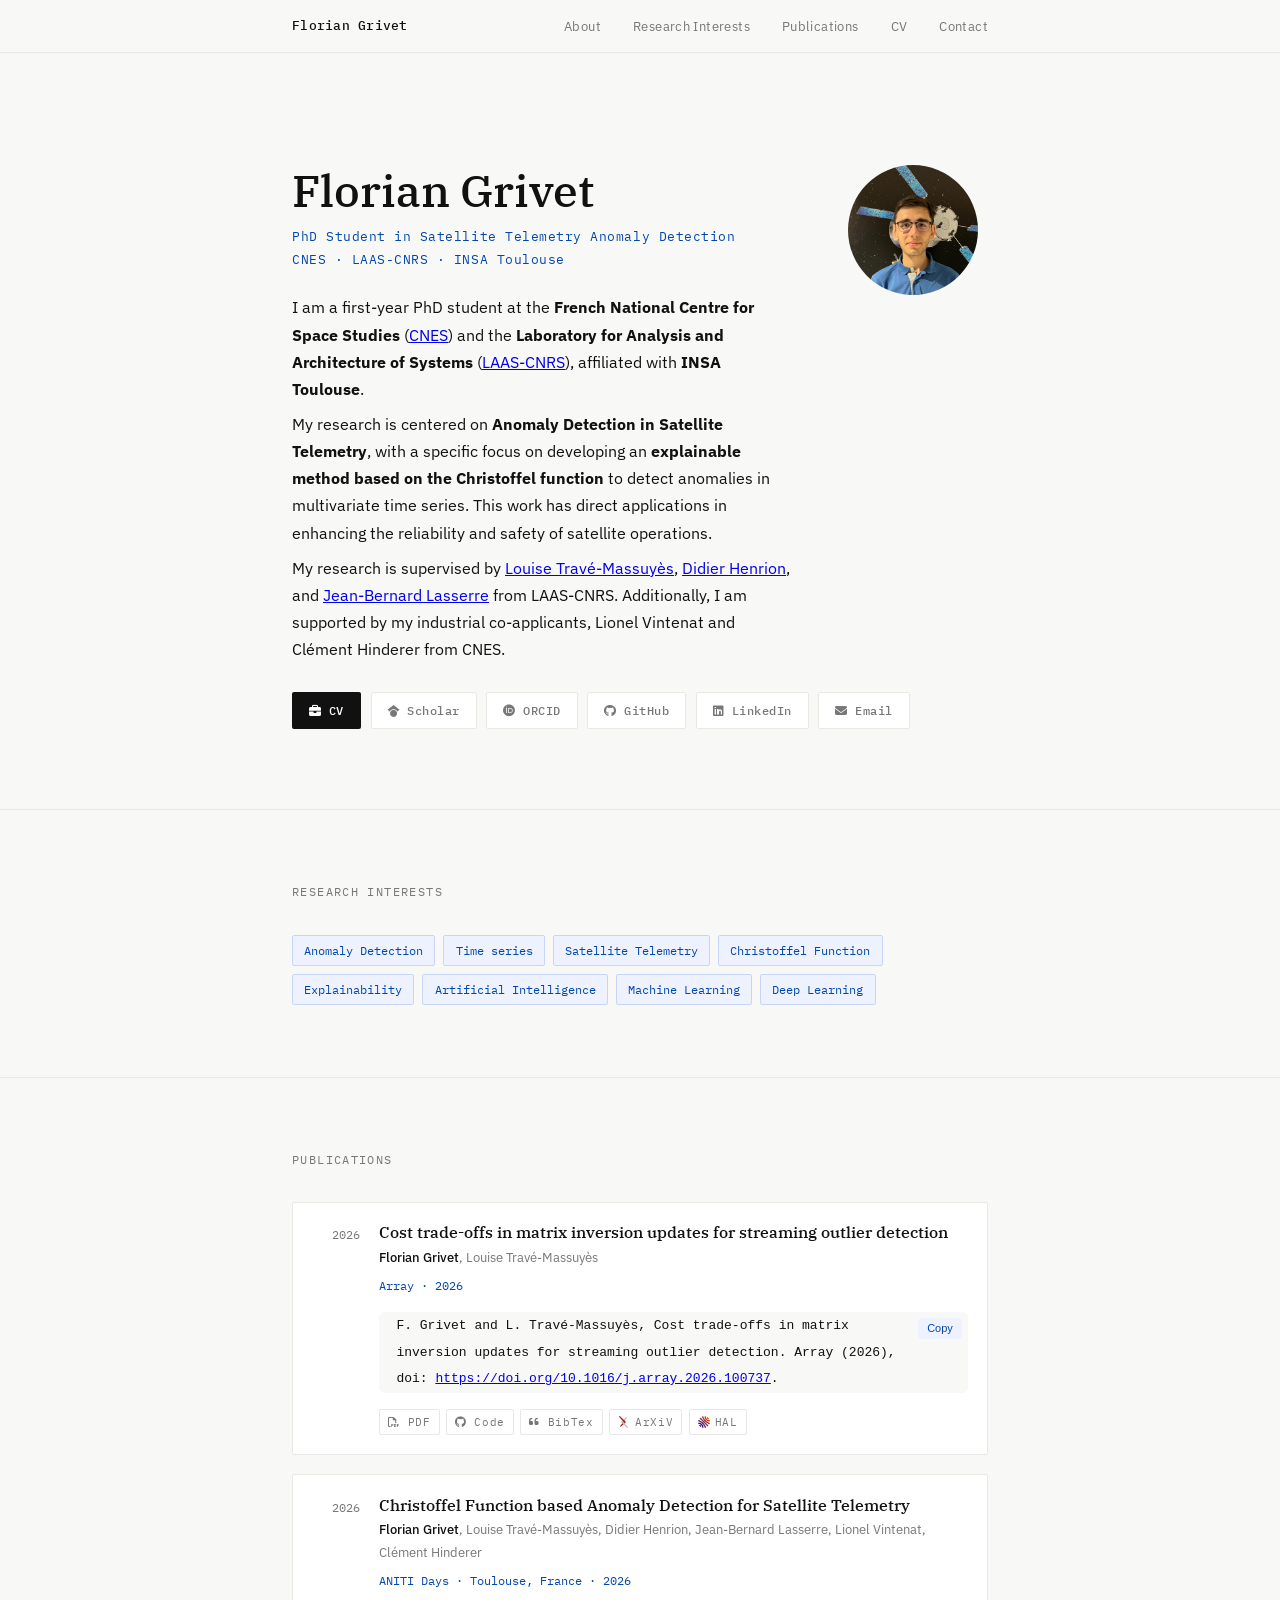
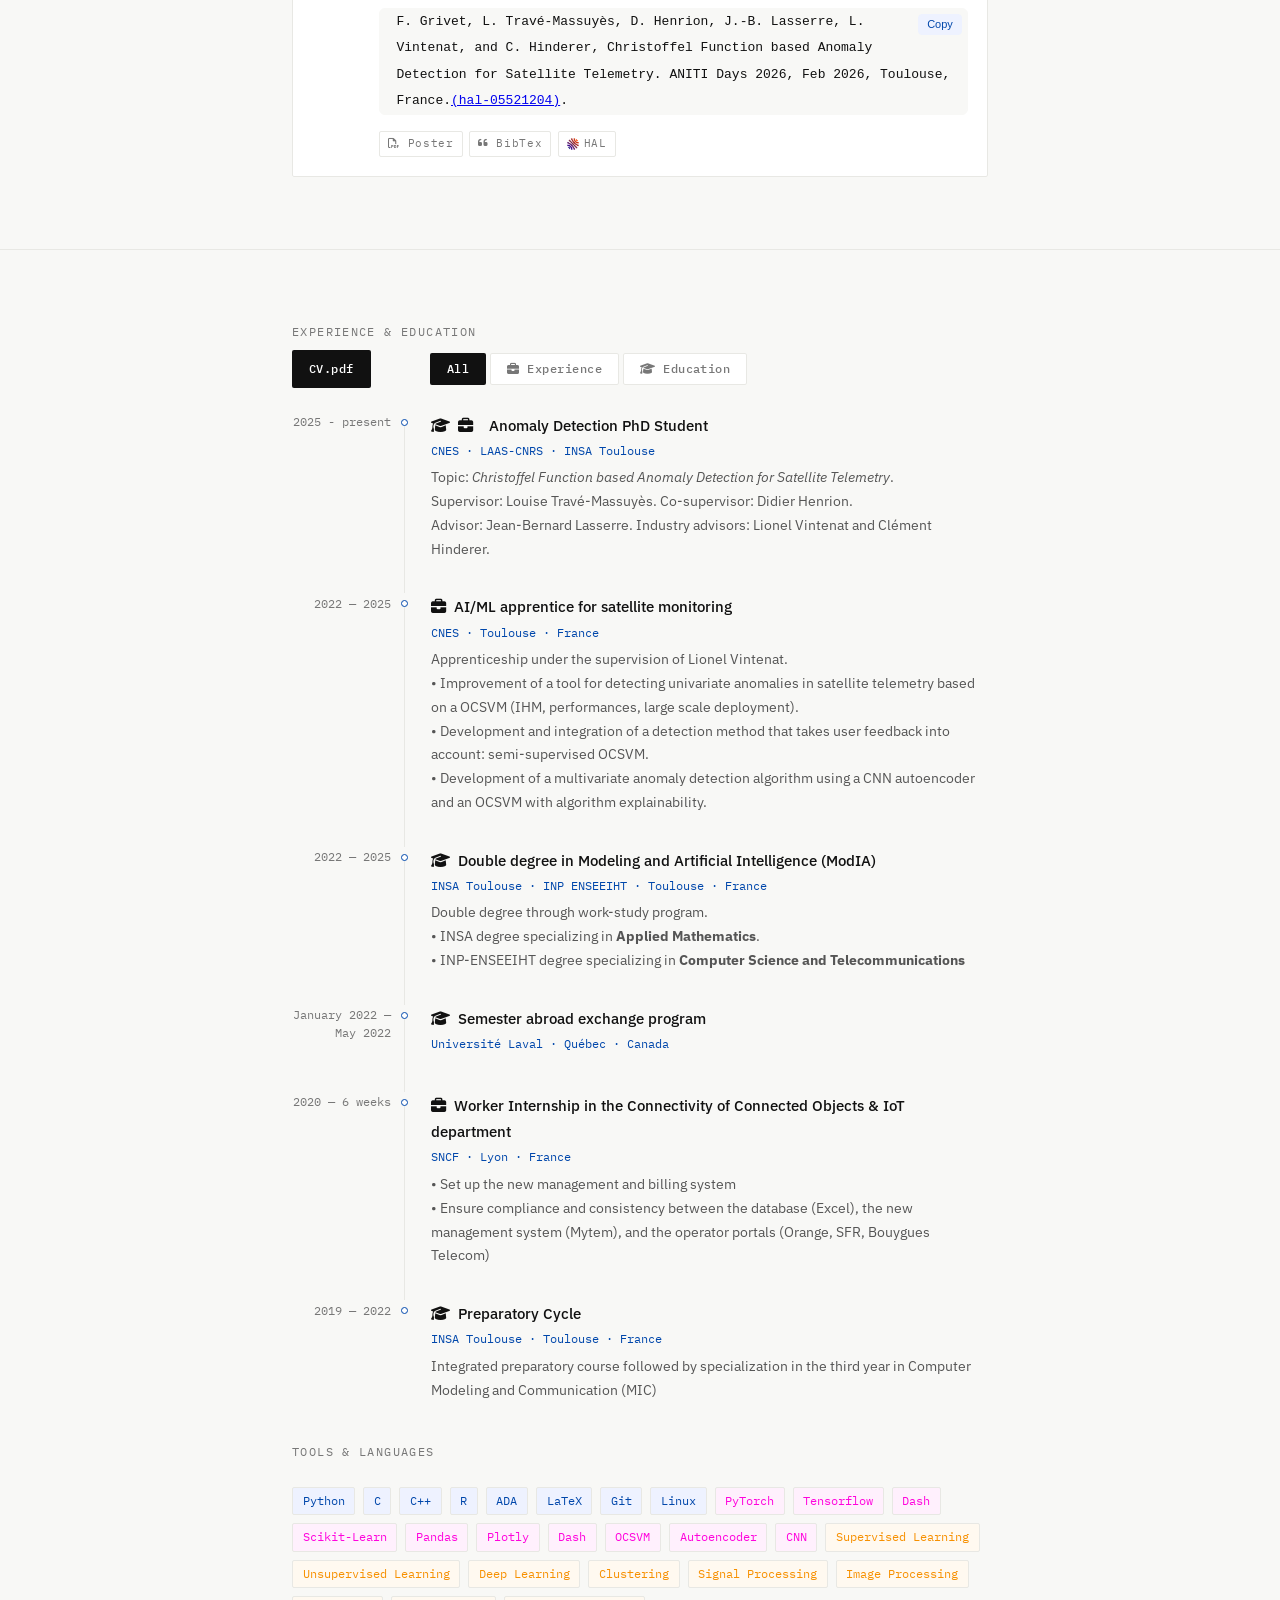
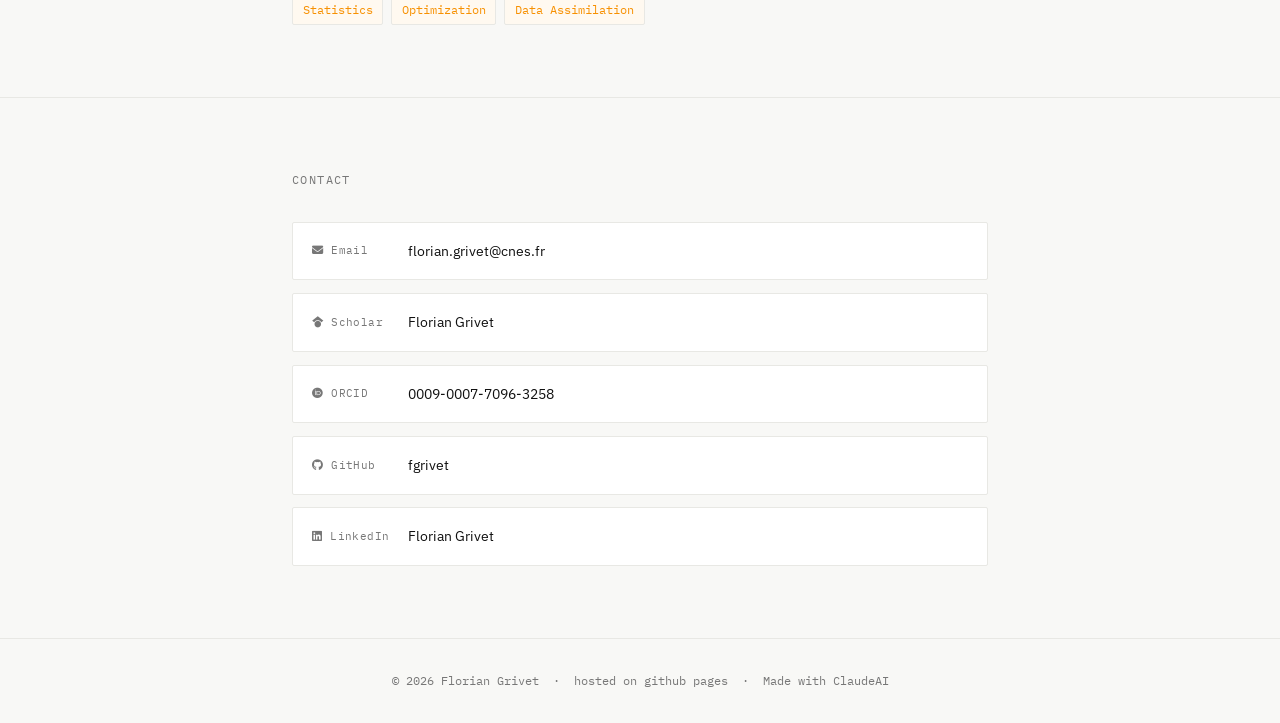
<file: index.html>
<!DOCTYPE html>
<html lang="en">
  <head>
    <meta charset="UTF-8" />
    <meta name="viewport" content="width=device-width, initial-scale=1.0" />
    <title>Florian Grivet — PhD Student in Anomaly Detection</title>
    <link rel="preconnect" href="https://fonts.googleapis.com" />
    <link
      href="https://fonts.googleapis.com/css2?family=IBM+Plex+Serif:ital,wght@0,400;0,500;1,400&family=IBM+Plex+Sans:wght@300;400;500&family=IBM+Plex+Mono:wght@400;500&display=swap"
      rel="stylesheet"
    />
    <link rel="stylesheet" href="style.css" />
    <link rel="stylesheet" href="https://cdnjs.cloudflare.com/ajax/libs/font-awesome/6.5.1/css/all.min.css" />
    <script src="script.js"></script>
  </head>
  <body>
    <nav>
      <div class="nav-inner">
        <a href="#about" class="nav-name">Florian Grivet</a>
        <ul class="nav-links">
          <li><a href="#about">About</a></li>
          <li><a href="#research">Research Interests</a></li>
          <li><a href="#publications">Publications</a></li>
          <li><a href="#cv">CV</a></li>
          <!-- <li><a href="#projects">Projects</a></li> -->
          <li><a href="#contact">Contact</a></li>
        </ul>
      </div>
    </nav>

    <!-- HERO -->
    <section id="about">
      <div class="container">
        <div class="hero-layout">
          <div>
            <h1>Florian Grivet</h1>
            <div class="hero-role">
              PhD Student in Satellite Telemetry Anomaly Detection <br />CNES · LAAS-CNRS · INSA Toulouse
            </div>
            <p class="hero-bio">
              I am a first-year PhD student at the
              <strong>French National Centre for Space Studies</strong> (<a
                href="https://www.cnes.fr/en"
                target="_blank"
                >CNES</a
              >) and the
              <strong>Laboratory for Analysis and Architecture of Systems</strong>
              (<a href="https://www.laas.fr/en" target="_blank">LAAS-CNRS</a>), affiliated with
              <strong>INSA Toulouse</strong>.
            </p>
            <p class="hero-bio">
              My research is centered on
              <strong> Anomaly Detection in Satellite Telemetry</strong>, with a specific focus on developing an
              <strong>explainable method based on the Christoffel function</strong>
              to detect anomalies in multivariate time series. This work has direct applications in enhancing the
              reliability and safety of satellite operations.
            </p>

            <p class="hero-bio last">
              My research is supervised by
              <a href="https://homepages.laas.fr/louise/centre.html" target="_blank">Louise Travé-Massuyès</a>,
              <a href="https://homepages.laas.fr/henrion/" target="_blank">Didier Henrion</a>, and
              <a href="https://homepages.laas.fr/lasserre/" target="_blank">Jean-Bernard Lasserre</a>
              from LAAS-CNRS. Additionally, I am supported by my industrial co-applicants, Lionel Vintenat and Clément
              Hinderer from CNES.
            </p>
          </div>
          <div class="avatar-wrap">
            <div class="avatar">
              <img src="images/profile_picture.jpg" alt="Florian Grivet" />
            </div>
          </div>
        </div>
        <div class="hero-links">
          <a href="cv/cv.html" class="btn btn-primary"><i class="fa-solid fa-briefcase"></i> CV</a>
          <a
            href="https://scholar.google.fr/citations?user=eT-QkogAAAAJ&hl=fr&oi=ao"
            class="btn btn-ghost"
            target="_blank"
            ><i class="fa-brands fa-google-scholar"></i> Scholar</a
          >
          <a href="https://orcid.org/0009-0007-7096-3258" class="btn btn-ghost" target="_blank"
            ><i class="fa-brands fa-orcid"></i> ORCID</a
          >
          <a href="https://github.com/fgrivet" class="btn btn-ghost" target="_blank"
            ><i class="fa-brands fa-github"></i> GitHub</a
          >
          <a href="https://fr.linkedin.com/in/floriangrivet/en" class="btn btn-ghost" target="_blank"
            ><i class="fa-brands fa-linkedin"></i> LinkedIn</a
          >
          <a href="mailto:florian.grivet@cnes.fr" class="btn btn-ghost" target="_blank"
            ><i class="fa-solid fa-envelope"></i> Email</a
          >
        </div>
      </div>
    </section>

    <!-- RESEARCH INTERESTS -->
    <section id="research">
      <div class="container">
        <div class="section-label">Research Interests</div>
        <div class="tags">
          <span class="tag">Anomaly Detection</span>
          <span class="tag">Time series</span>
          <span class="tag">Satellite Telemetry</span>
          <span class="tag">Christoffel Function</span>
          <span class="tag">Explainability</span>
          <span class="tag">Artificial Intelligence</span>
          <span class="tag">Machine Learning</span>
          <span class="tag">Deep Learning</span>
        </div>
      </div>
    </section>

    <!-- PUBLICATIONS -->
    <section id="publications">
      <div class="container">
        <div class="section-label">Publications</div>
        <div class="pub-list">
          <div class="pub-item">
            <div class="pub-year">2026</div>
            <div>
              <div class="pub-title">Cost trade-offs in matrix inversion updates for streaming outlier detection</div>
              <div class="pub-authors"><strong>Florian Grivet</strong>, Louise Travé-Massuyès</div>
              <div class="pub-venue">Array · 2026</div>
              <div class="pub-citation-block">
                <button class="pub-copy-btn" onclick="copyToClipboard(this, this.nextElementSibling.innerText)">
                  Copy
                </button>
                <code class="pub-citation"
                  >F. Grivet and L. Travé-Massuyès, Cost trade-offs in matrix inversion updates for streaming outlier
                  detection. Array (2026), doi:
                  <a href="https://doi.org/10.1016/j.array.2026.100737" target="_blank"
                    >https://doi.org/10.1016/j.array.2026.100737</a
                  >.</code
                >
              </div>
              <div class="pub-badges">
                <a href="https://doi.org/10.1016/j.array.2026.100737" class="badge" target="_blank"
                  ><i class="fa-regular fa-file-pdf"></i> PDF</a
                >
                <a
                  href="https://github.com/fgrivet/cost-trade-offs-matrix-inversion-update"
                  class="badge"
                  target="_blank"
                  ><i class="fa-brands fa-github"></i> Code</a
                >
                <a
                  href="https://www.sciencedirect.com/sdfe/arp/cite?pii=S2590005626000603&format=text%2Fx-bibtex&withabstract=true"
                  class="badge"
                  target="_blank"
                  ><i class="fa-solid fa-quote-left"></i> BibTex</a
                >
                <a href="https://arxiv.org/abs/2603.16697" class="badge ArXiV" target="_blank">ArXiV</a>
                <a ²ref="https://hal.science/hal-05556649" class="badge HAL" target="_blank">HAL</a>
              </div>
            </div>
          </div>

          <div class="pub-item">
            <div class="pub-year">2026</div>
            <div>
              <div class="pub-title">Christoffel Function based Anomaly Detection for Satellite Telemetry</div>
              <div class="pub-authors">
                <strong>Florian Grivet</strong>, Louise Travé-Massuyès, Didier Henrion, Jean-Bernard Lasserre, Lionel
                Vintenat, Clément Hinderer
              </div>
              <div class="pub-venue">ANITI Days · Toulouse, France · 2026</div>
              <div class="pub-citation-block">
                <button class="pub-copy-btn" onclick="copyToClipboard(this, this.nextElementSibling.innerText)">
                  Copy
                </button>
                <code class="pub-citation"
                  >F. Grivet, L. Travé-Massuyès, D. Henrion, J.-B. Lasserre, L. Vintenat, and C. Hinderer, Christoffel
                  Function based Anomaly Detection for Satellite Telemetry. ANITI Days 2026, Feb 2026, Toulouse,
                  France.<a href="https://hal.science/hal-05521204" target="_blank">(hal-05521204)</a>.</code
                >
              </div>
              <div class="pub-badges">
                <a
                  href="https://hal.science/hal-05521204v1/file/Poster_ANITI_DAYS_2026_vdef.pdf"
                  class="badge"
                  target="_blank"
                  ><i class="fa-regular fa-file-pdf"></i> Poster</a
                >
                <a href="https://hal.science/hal-05521204v1/bibtex" class="badge" target="_blank"
                  ><i class="fa-solid fa-quote-left"></i> BibTex</a
                >
                <a href="https://hal.science/hal-05521204v1" class="badge HAL" target="_blank">HAL</a>
              </div>
            </div>
          </div>
        </div>
      </div>
    </section>

    <!-- CV / EXPERIENCE -->
    <section id="cv">
      <div class="container">
        <div class="section-label">Experience & Education</div>
        <div class="buttons-cv no-cv" style="position: relative; top: -1.5rem">
          <a href="cv/cv.html" class="btn btn-primary"> CV.pdf</a>
          <button id="AllButton" class="btn btn-primary" onclick="showBoth()">All</button>
          <button id="ExperienceButton" class="btn btn-ghost" onclick="showOnlyExperience()">
            <i class="fa-solid fa-briefcase"></i> Experience
          </button>
          <button id="EducationButton" class="btn btn-ghost" onclick="showOnlyEducation()">
            <i class="fa-solid fa-graduation-cap"></i> Education
          </button>
        </div>
        <div class="tl">
          <div class="tl-item education experience">
            <div class="tl-date">2025 - present</div>
            <div class="tl-body">
              <h3>Anomaly Detection PhD Student</h3>
              <div class="tl-org">CNES · LAAS-CNRS · INSA Toulouse</div>
              <p>
                Topic:
                <em>Christoffel Function based Anomaly Detection for Satellite Telemetry</em>.<br />
                Supervisor: Louise Travé-Massuyès. Co-supervisor: Didier Henrion.<br />
                Advisor: Jean-Bernard Lasserre. Industry advisors: Lionel Vintenat and Clément Hinderer.
              </p>
            </div>
          </div>

          <div class="tl-item experience">
            <div class="tl-date">2022 — 2025</div>
            <div class="tl-body">
              <h3>AI/ML apprentice for satellite monitoring</h3>
              <div class="tl-org">CNES · Toulouse · France</div>
              <p>
                Apprenticeship under the supervision of Lionel Vintenat.<br />
                • Improvement of a tool for detecting univariate anomalies in satellite telemetry based on a OCSVM (IHM,
                performances, large scale deployment).<br />
                • Development and integration of a detection method that takes user feedback into account:
                semi-supervised OCSVM.<br />
                • Development of a multivariate anomaly detection algorithm using a CNN autoencoder and an OCSVM with
                algorithm explainability.
              </p>
            </div>
          </div>

          <div class="tl-item education">
            <div class="tl-date">2022 — 2025</div>
            <div class="tl-body">
              <h3>Double degree in Modeling and Artificial Intelligence (ModIA)</h3>
              <div class="tl-org">INSA Toulouse · INP ENSEEIHT · Toulouse · France</div>
              <p>
                Double degree through work-study program.<br />
                • INSA degree specializing in
                <strong>Applied Mathematics</strong>.<br />
                • INP-ENSEEIHT degree specializing in
                <strong>Computer Science and Telecommunications</strong>
              </p>
            </div>
          </div>

          <div class="tl-item education">
            <div class="tl-date">January 2022 — May 2022</div>
            <div class="tl-body">
              <h3>Semester abroad exchange program</h3>
              <div class="tl-org">Université Laval · Québec · Canada</div>
            </div>
          </div>

          <div class="tl-item experience">
            <div class="tl-date">2020 — 6 weeks</div>
            <div class="tl-body">
              <h3>Worker Internship in the Connectivity of Connected Objects & IoT department</h3>
              <div class="tl-org">SNCF · Lyon · France</div>
              <p>
                • Set up the new management and billing system<br />
                • Ensure compliance and consistency between the database (Excel), the new management system (Mytem), and
                the operator portals (Orange, SFR, Bouygues Telecom)
              </p>
            </div>
          </div>

          <div class="tl-item education">
            <div class="tl-date">2019 — 2022</div>
            <div class="tl-body">
              <h3>Preparatory Cycle</h3>
              <div class="tl-org">INSA Toulouse · Toulouse · France</div>
              <p>
                Integrated preparatory course followed by specialization in the third year in Computer Modeling and
                Communication (MIC)
              </p>
            </div>
          </div>
        </div>

        <div style="margin-top: 2.5rem">
          <div class="section-label" style="margin-bottom: 0.8rem">Tools & Languages</div>
          <div class="skills-row">
            <span class="skill language">Python</span>
            <span class="skill language">C</span>
            <span class="skill language">C++</span>
            <span class="skill language">R</span>
            <span class="skill language">ADA</span>
            <span class="skill language">LaTeX</span>
            <span class="skill language">Git</span>
            <span class="skill language">Linux</span>
            <span class="skill techno">PyTorch</span>
            <span class="skill techno">Tensorflow</span>
            <span class="skill techno">Dash</span>
            <span class="skill techno">Scikit-Learn</span>
            <span class="skill techno">Pandas</span>
            <span class="skill techno">Plotly</span>
            <span class="skill techno">Dash</span>
            <span class="skill techno">OCSVM</span>
            <span class="skill techno">Autoencoder</span>
            <span class="skill techno">CNN</span>
            <span class="skill subject">Supervised Learning</span>
            <span class="skill subject">Unsupervised Learning</span>
            <span class="skill subject">Deep Learning</span>
            <span class="skill subject">Clustering</span>
            <span class="skill subject">Signal Processing</span>
            <span class="skill subject">Image Processing</span>
            <span class="skill subject">Statistics</span>
            <span class="skill subject">Optimization</span>
            <span class="skill subject">Data Assimilation</span>
          </div>
        </div>
      </div>
    </section>

    <!-- PROJECTS -->
    <!-- <section id="projects">
  <div class="container">
    <div class="section-label">Research Projects</div>
    <div class="project-grid">

      <div class="project-card">
        <h3>Projet A</h3>
        <div class="project-tags">
          <span class="ptag">Python</span>
          <span class="ptag">PyTorch</span>
        </div>
        <p>Brève description du projet, de ses objectifs et de ses résultats.</p>
        <a href="#" class="project-link">GitHub →</a>
      </div>

      <div class="project-card">
        <h3>Projet B</h3>
        <div class="project-tags">
          <span class="ptag">NLP</span>
          <span class="ptag">LLM</span>
        </div>
        <p>Description d'un autre projet ou outil développé dans le cadre de la thèse.</p>
        <a href="#" class="project-link">En savoir plus →</a>
      </div>

      <div class="project-card">
        <h3>Projet C</h3>
        <div class="project-tags">
          <span class="ptag">RL</span>
          <span class="ptag">Open-source</span>
        </div>
        <p>Outil open-source ou benchmark contribué à la communauté de recherche.</p>
        <a href="#" class="project-link">Documentation →</a>
      </div>

    </div>
  </div>
</section> -->

    <!-- CONTACT -->
    <section id="contact">
      <div class="container">
        <div class="section-label">Contact</div>
        <div class="contact-list">
          <a href="mailto:florian.grivet@cnes.fr" class="contact-row">
            <span class="c-icon"><i class="fa-solid fa-envelope"></i> Email</span>
            <span class="c-val">florian.grivet@cnes.fr</span>
          </a>
          <a
            href="https://scholar.google.com/citations?user=eT-QkogAAAAJ&hl=fr&oi=ao"
            class="contact-row"
            target="_blank"
          >
            <span class="c-icon"><i class="fa-brands fa-google-scholar"></i> Scholar</span>
            <span class="c-val">Florian Grivet</span>
          </a>
          <a href="https://orcid.org/0009-0007-7096-3258" class="contact-row" target="_blank">
            <span class="c-icon"><i class="fa-brands fa-orcid"></i> ORCID</span>
            <span class="c-val">0009-0007-7096-3258</span>
          </a>
          <a href="https://github.com/fgrivet" class="contact-row" target="_blank">
            <span class="c-icon"><i class="fa-brands fa-github"></i> GitHub</span>
            <span class="c-val">fgrivet</span>
          </a>
          <a href="https://fr.linkedin.com/in/floriangrivet/en" class="contact-row" target="_blank">
            <span class="c-icon"><i class="fa-brands fa-linkedin"></i> LinkedIn</span>
            <span class="c-val">Florian Grivet</span>
          </a>
        </div>
      </div>
    </section>

    <footer>© 2026 Florian Grivet &nbsp;·&nbsp; hosted on github pages &nbsp;·&nbsp; Made with ClaudeAI</footer>
  </body>
</html>
</file>
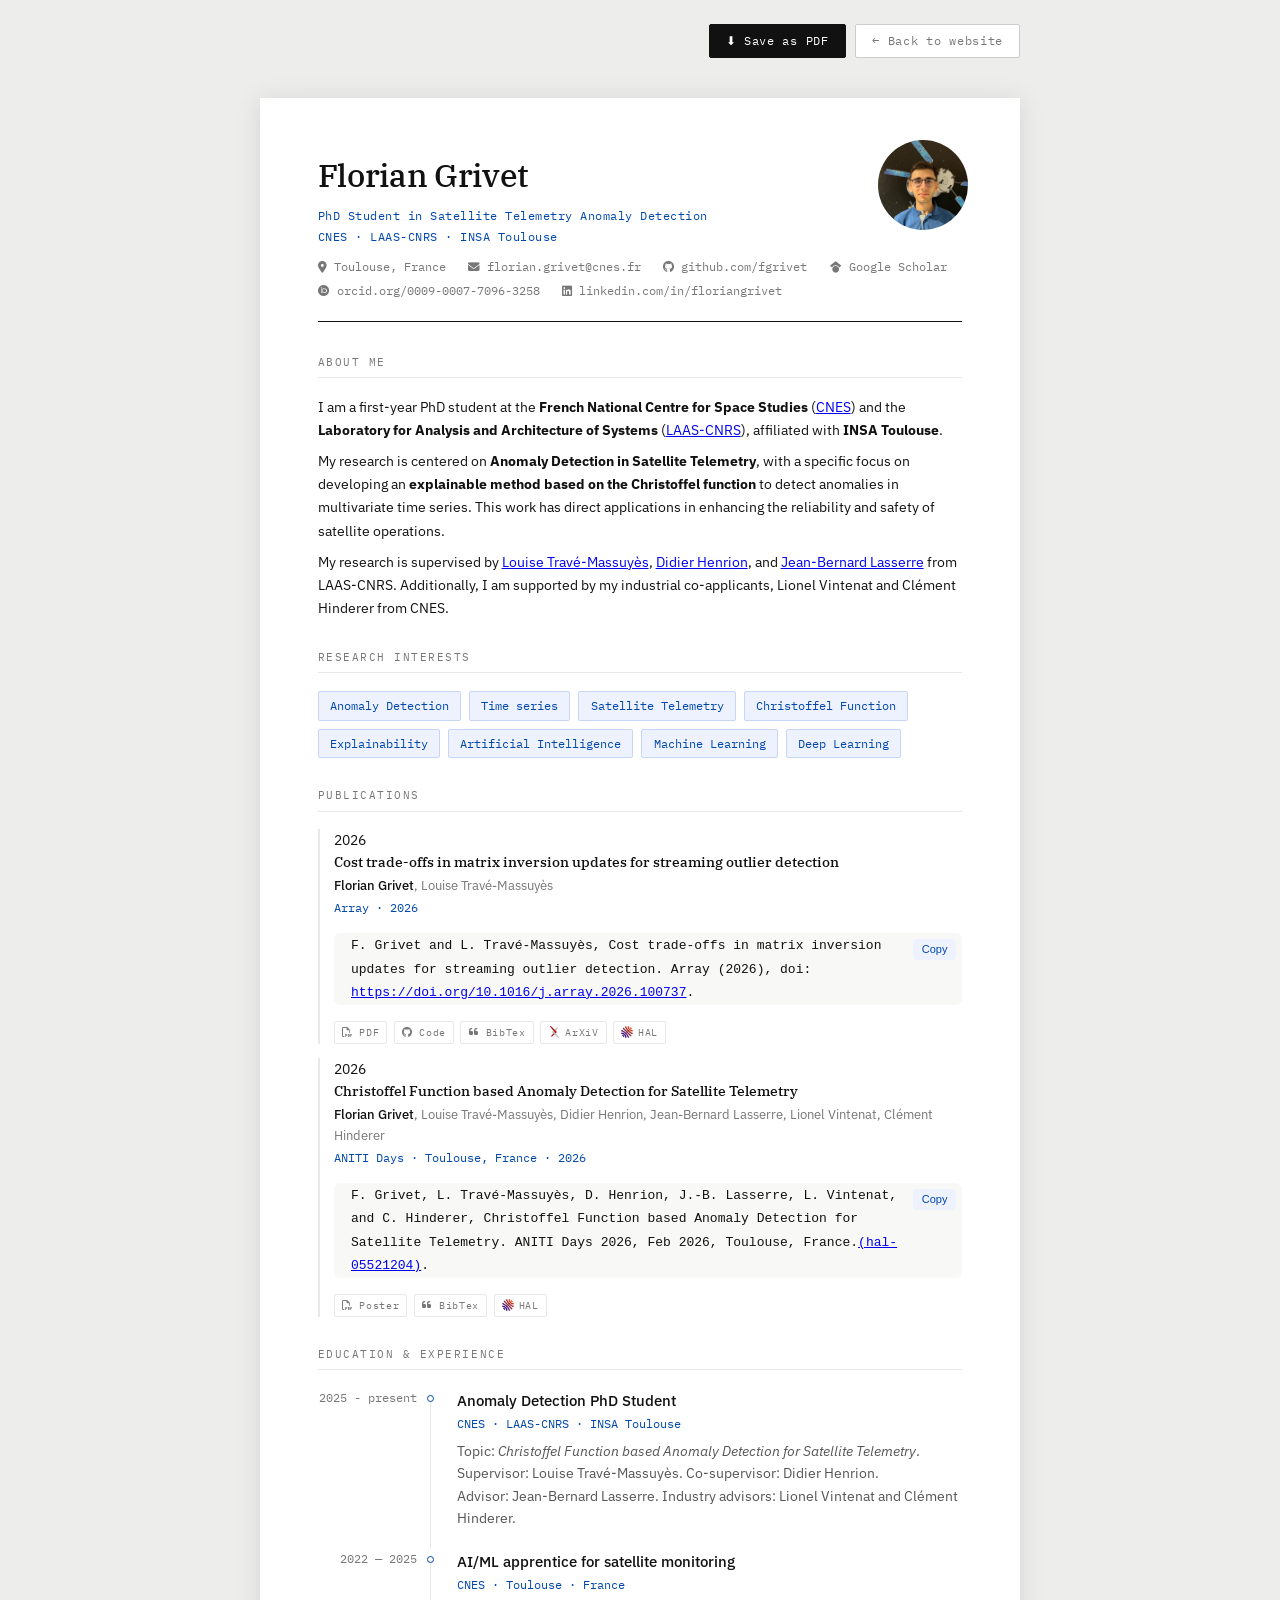
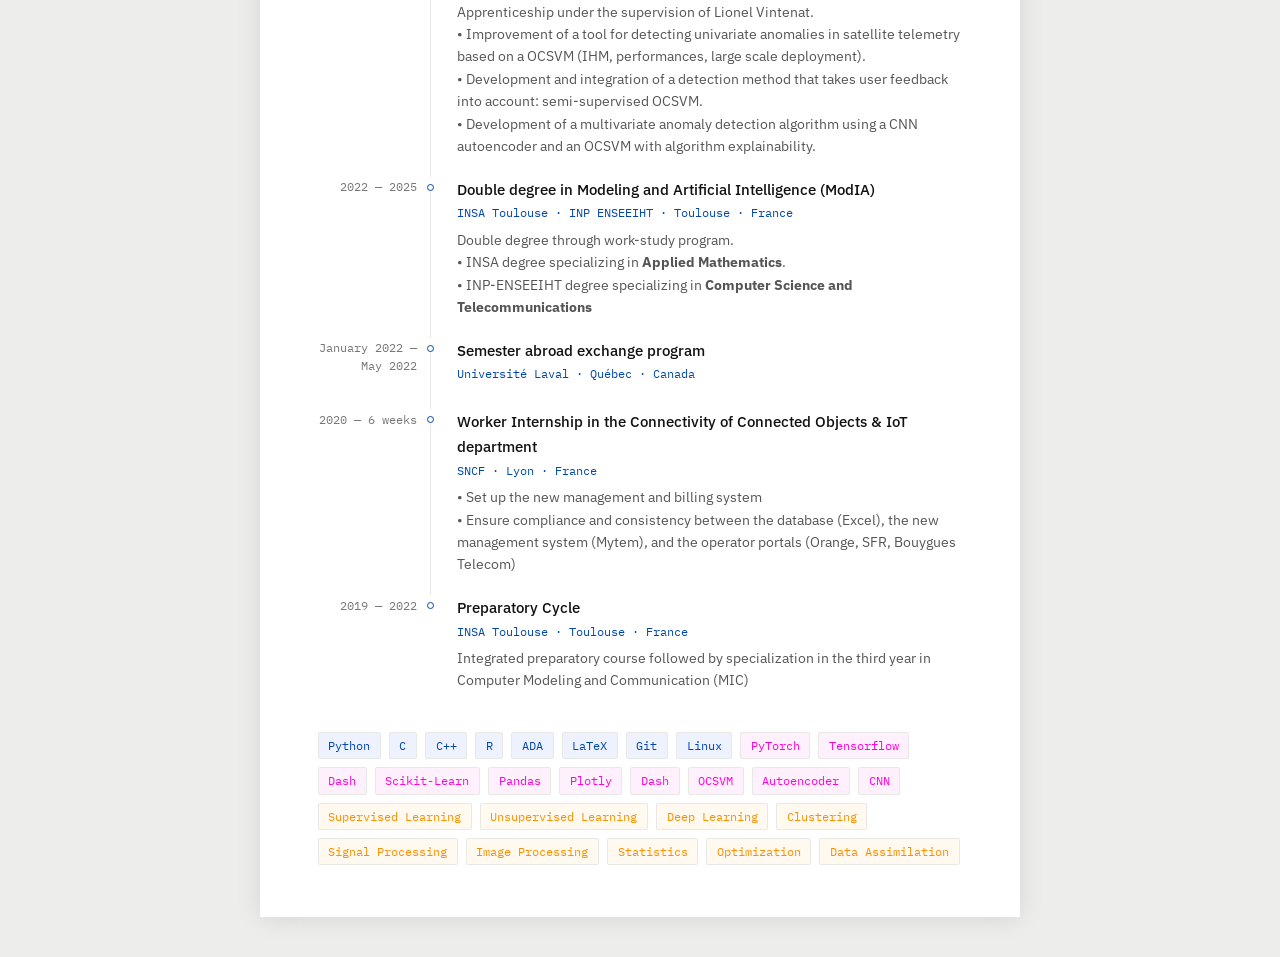
<file: cv/cv.html>
<!doctype html>
<html lang="en">
  <head>
    <meta charset="UTF-8" />
    <meta name="viewport" content="width=device-width, initial-scale=1.0" />
    <title>CV — Florian Grivet</title>
    <link rel="preconnect" href="https://fonts.googleapis.com" />
    <link
      href="https://fonts.googleapis.com/css2?family=IBM+Plex+Serif:ital,wght@0,400;0,500;1,400&family=IBM+Plex+Sans:wght@300;400;500&family=IBM+Plex+Mono:wght@400;500&display=swap"
      rel="stylesheet"
    />
    <link rel="stylesheet" href="cv_style.css" />
    <link rel="stylesheet" href="https://cdnjs.cloudflare.com/ajax/libs/font-awesome/6.5.1/css/all.min.css" />
  </head>
  <body>
    <div class="screen-bar">
      <button class="dl-btn primary" onclick="window.print()">⬇ Save as PDF</button>
      <a href="../index.html" class="dl-btn">← Back to website</a>
    </div>

    <div class="page">
      <header>
        <h1>Florian Grivet</h1>
        <div class="h-role">
          PhD Student in Satellite Telemetry Anomaly Detection<br />CNES · LAAS-CNRS · INSA Toulouse
        </div>
        <div class="h-contacts">
          <span><i class="fa-solid fa-location-dot"></i> Toulouse, France</span>
          <a href="mailto:florian.grivet@cnes.fr"><i class="fa-solid fa-envelope"></i> florian.grivet@cnes.fr</a>
          <a href="https://github.com/fgrivet" target="_blank"
            ><i class="fa-brands fa-github"></i> github.com/fgrivet</a
          >
          <a href="https://scholar.google.com/citations?user=eT-QkogAAAAJ&hl=fr&oi=ao" target="_blank"
            ><i class="fa-brands fa-google-scholar"></i> Google Scholar</a
          >
          <a href="https://orcid.org/0009-0007-7096-3258" class="btn btn-ghost" target="_blank"
            ><i class="fa-brands fa-orcid"></i> orcid.org/0009-0007-7096-3258</a
          >
          <a href="https://linkedin.com/in/floriangrivet" target="_blank"
            ><i class="fa-brands fa-linkedin"></i> linkedin.com/in/floriangrivet</a
          >
        </div>
        <img src="../images/profile_picture.jpg" alt="Florian Grivet" class="cv-avatar" />
      </header>

      <div class="sec-title">About Me</div>
      <p class="hero-bio">
        I am a first-year PhD student at the
        <strong>French National Centre for Space Studies</strong> (<a href="https://www.cnes.fr/en" target="_blank"
          >CNES</a
        >) and the
        <strong>Laboratory for Analysis and Architecture of Systems</strong>
        (<a href="https://www.laas.fr/en" target="_blank">LAAS-CNRS</a>), affiliated with
        <strong>INSA Toulouse</strong>.
      </p>
      <p class="hero-bio">
        My research is centered on
        <strong> Anomaly Detection in Satellite Telemetry</strong>, with a specific focus on developing an
        <strong>explainable method based on the Christoffel function</strong>
        to detect anomalies in multivariate time series. This work has direct applications in enhancing the reliability
        and safety of satellite operations.
      </p>
      <p class="hero-bio last">
        My research is supervised by
        <a href="https://homepages.laas.fr/louise/centre.html" target="_blank">Louise Travé-Massuyès</a>,
        <a href="https://homepages.laas.fr/henrion/" target="_blank">Didier Henrion</a>, and
        <a href="https://homepages.laas.fr/lasserre/" target="_blank">Jean-Bernard Lasserre</a>
        from LAAS-CNRS. Additionally, I am supported by my industrial co-applicants, Lionel Vintenat and Clément
        Hinderer from CNES.
      </p>

      <div class="sec-title">Research Interests</div>

      <div class="tags">
        <span class="tag">Anomaly Detection</span>
        <span class="tag">Time series</span>
        <span class="tag">Satellite Telemetry</span>
        <span class="tag">Christoffel Function</span>
        <span class="tag">Explainability</span>
        <span class="tag">Artificial Intelligence</span>
        <span class="tag">Machine Learning</span>
        <span class="tag">Deep Learning</span>
      </div>

      <div class="sec-title">Publications</div>

      <div class="pub-list">
        <div class="pub-item">
          <div class="pub-year">2026</div>
          <div>
            <div class="pub-title">Cost trade-offs in matrix inversion updates for streaming outlier detection</div>
            <div class="pub-authors"><strong>Florian Grivet</strong>, Louise Travé-Massuyès</div>
            <div class="pub-venue">Array · 2026</div>
            <div class="pub-citation-block">
              <button class="pub-copy-btn" onclick="copyToClipboard(this, this.nextElementSibling.innerText)">
                Copy
              </button>
              <code class="pub-citation"
                >F. Grivet and L. Travé-Massuyès, Cost trade-offs in matrix inversion updates for streaming outlier
                detection. Array (2026), doi:
                <a href="https://doi.org/10.1016/j.array.2026.100737" target="_blank"
                  >https://doi.org/10.1016/j.array.2026.100737</a
                >.</code
              >
            </div>
            <div class="pub-badges">
              <a class="badge" href="https://doi.org/10.1016/j.array.2026.100737" target="_blank"
                ><i class="fa-regular fa-file-pdf"></i> PDF</a
              >
              <a class="badge" href="https://github.com/fgrivet/cost-trade-offs-matrix-inversion-update" target="_blank"
                ><i class="fa-brands fa-github"></i> Code</a
              >
              <a
                class="badge"
                href="https://www.sciencedirect.com/sdfe/arp/cite?pii=S2590005626000603&amp;format=text%2Fx-bibtex&amp;withabstract=true"
                target="_blank"
                ><i class="fa-solid fa-quote-left"></i> BibTex</a
              >
              <a class="badge ArXiV" href="https://arxiv.org/abs/2603.16697" target="_blank">ArXiV</a>
              <a class="badge HAL" target="_blank" ²ref="https://hal.science/hal-05556649">HAL</a>
            </div>
          </div>
        </div>
        <div class="pub-item">
          <div class="pub-year">2026</div>
          <div>
            <div class="pub-title">Christoffel Function based Anomaly Detection for Satellite Telemetry</div>
            <div class="pub-authors">
              <strong>Florian Grivet</strong>, Louise Travé-Massuyès, Didier Henrion, Jean-Bernard Lasserre, Lionel
              Vintenat, Clément Hinderer
            </div>
            <div class="pub-venue">ANITI Days · Toulouse, France · 2026</div>
            <div class="pub-citation-block">
              <button class="pub-copy-btn" onclick="copyToClipboard(this, this.nextElementSibling.innerText)">
                Copy
              </button>
              <code class="pub-citation"
                >F. Grivet, L. Travé-Massuyès, D. Henrion, J.-B. Lasserre, L. Vintenat, and C. Hinderer, Christoffel
                Function based Anomaly Detection for Satellite Telemetry. ANITI Days 2026, Feb 2026, Toulouse, France.<a
                  href="https://hal.science/hal-05521204"
                  target="_blank"
                  >(hal-05521204)</a
                >.</code
              >
            </div>
            <div class="pub-badges">
              <a
                class="badge"
                href="https://hal.science/hal-05521204v1/file/Poster_ANITI_DAYS_2026_vdef.pdf"
                target="_blank"
                ><i class="fa-regular fa-file-pdf"></i> Poster</a
              >
              <a class="badge" href="https://hal.science/hal-05521204v1/bibtex" target="_blank"
                ><i class="fa-solid fa-quote-left"></i> BibTex</a
              >
              <a class="badge HAL" href="https://hal.science/hal-05521204v1" target="_blank">HAL</a>
            </div>
          </div>
        </div>
      </div>

      <div class="sec-title">Education & Experience</div>

      <div class="buttons-cv no-cv" style="position: relative; top: -1.5rem">
        <a class="btn btn-primary" href="cv/cv.html"> CV.pdf</a>
        <button class="btn btn-primary" id="AllButton" onclick="showBoth()">All</button>
        <button class="btn btn-ghost" id="ExperienceButton" onclick="showOnlyExperience()">
          <i class="fa-solid fa-briefcase"></i> Experience
        </button>
        <button class="btn btn-ghost" id="EducationButton" onclick="showOnlyEducation()">
          <i class="fa-solid fa-graduation-cap"></i> Education
        </button>
      </div>
      <div class="tl">
        <div class="tl-item education experience">
          <div class="tl-date">2025 - present</div>
          <div class="tl-body">
            <h3>Anomaly Detection PhD Student</h3>
            <div class="tl-org">CNES · LAAS-CNRS · INSA Toulouse</div>
            <p>
              Topic:
              <em>Christoffel Function based Anomaly Detection for Satellite Telemetry</em>.<br />
              Supervisor: Louise Travé-Massuyès. Co-supervisor: Didier Henrion.<br />
              Advisor: Jean-Bernard Lasserre. Industry advisors: Lionel Vintenat and Clément Hinderer.
            </p>
          </div>
        </div>
        <div class="tl-item experience">
          <div class="tl-date">2022 — 2025</div>
          <div class="tl-body">
            <h3>AI/ML apprentice for satellite monitoring</h3>
            <div class="tl-org">CNES · Toulouse · France</div>
            <p>
              Apprenticeship under the supervision of Lionel Vintenat.<br />
              • Improvement of a tool for detecting univariate anomalies in satellite telemetry based on a OCSVM (IHM,
              performances, large scale deployment).<br />
              • Development and integration of a detection method that takes user feedback into account: semi-supervised
              OCSVM.<br />
              • Development of a multivariate anomaly detection algorithm using a CNN autoencoder and an OCSVM with
              algorithm explainability.
            </p>
          </div>
        </div>
        <div class="tl-item education">
          <div class="tl-date">2022 — 2025</div>
          <div class="tl-body">
            <h3>Double degree in Modeling and Artificial Intelligence (ModIA)</h3>
            <div class="tl-org">INSA Toulouse · INP ENSEEIHT · Toulouse · France</div>
            <p>
              Double degree through work-study program.<br />
              • INSA degree specializing in
              <strong>Applied Mathematics</strong>.<br />
              • INP-ENSEEIHT degree specializing in
              <strong>Computer Science and Telecommunications</strong>
            </p>
          </div>
        </div>
        <div class="tl-item education">
          <div class="tl-date">January 2022 — May 2022</div>
          <div class="tl-body">
            <h3>Semester abroad exchange program</h3>
            <div class="tl-org">Université Laval · Québec · Canada</div>
          </div>
        </div>
        <div class="tl-item experience">
          <div class="tl-date">2020 — 6 weeks</div>
          <div class="tl-body">
            <h3>Worker Internship in the Connectivity of Connected Objects &amp; IoT department</h3>
            <div class="tl-org">SNCF · Lyon · France</div>
            <p>
              • Set up the new management and billing system<br />
              • Ensure compliance and consistency between the database (Excel), the new management system (Mytem), and
              the operator portals (Orange, SFR, Bouygues Telecom)
            </p>
          </div>
        </div>
        <div class="tl-item education">
          <div class="tl-date">2019 — 2022</div>
          <div class="tl-body">
            <h3>Preparatory Cycle</h3>
            <div class="tl-org">INSA Toulouse · Toulouse · France</div>
            <p>
              Integrated preparatory course followed by specialization in the third year in Computer Modeling and
              Communication (MIC)
            </p>
          </div>
        </div>
      </div>
      <div style="margin-top: 2.5rem">
        <div class="skills-row">
          <span class="skill language">Python</span>
          <span class="skill language">C</span>
          <span class="skill language">C++</span>
          <span class="skill language">R</span>
          <span class="skill language">ADA</span>
          <span class="skill language">LaTeX</span>
          <span class="skill language">Git</span>
          <span class="skill language">Linux</span>
          <span class="skill techno">PyTorch</span>
          <span class="skill techno">Tensorflow</span>
          <span class="skill techno">Dash</span>
          <span class="skill techno">Scikit-Learn</span>
          <span class="skill techno">Pandas</span>
          <span class="skill techno">Plotly</span>
          <span class="skill techno">Dash</span>
          <span class="skill techno">OCSVM</span>
          <span class="skill techno">Autoencoder</span>
          <span class="skill techno">CNN</span>
          <span class="skill subject">Supervised Learning</span>
          <span class="skill subject">Unsupervised Learning</span>
          <span class="skill subject">Deep Learning</span>
          <span class="skill subject">Clustering</span>
          <span class="skill subject">Signal Processing</span>
          <span class="skill subject">Image Processing</span>
          <span class="skill subject">Statistics</span>
          <span class="skill subject">Optimization</span>
          <span class="skill subject">Data Assimilation</span>
        </div>
      </div>
    </div>
  </body>
</html>
</file>
<file: style.css>
:root {
  --bg: #f8f8f6;
  --surface: #ffffff;
  --ink: #111111;
  --muted: #777777;
  --faint: #e8e8e4;
  --accent: #0047ab;
  --accent-light: #eef2ff;
}

*,
*::before,
*::after {
  box-sizing: border-box;
  margin: 0;
  padding: 0;
}
html {
  scroll-behavior: smooth;
}

body {
  font-family: "IBM Plex Sans", sans-serif;
  background: var(--bg);
  color: var(--ink);
  font-size: 15px;
  line-height: 1.75;
  -webkit-font-smoothing: antialiased;
}

/* NAV */
nav {
  position: sticky;
  top: 0;
  z-index: 100;
  background: rgba(248, 248, 246, 0.95);
  backdrop-filter: blur(8px);
  border-bottom: 1px solid var(--faint);
}
.nav-inner {
  max-width: 760px;
  margin: auto;
  padding: 0 2rem;
  display: flex;
  align-items: center;
  justify-content: space-between;
  height: 52px;
}
.nav-name {
  font-family: "IBM Plex Mono", monospace;
  font-size: 0.82rem;
  font-weight: 500;
  color: var(--ink);
  text-decoration: none;
  letter-spacing: 0.02em;
}
.nav-links {
  display: flex;
  gap: 2rem;
  list-style: none;
}
.nav-links a {
  font-size: 0.8rem;
  color: var(--muted);
  text-decoration: none;
  transition: color 0.15s;
  letter-spacing: 0.03em;
}
.nav-links a:hover {
  color: var(--accent);
}

/* LAYOUT */
.container {
  max-width: 760px;
  margin: auto;
  padding: 0 2rem;
}
section {
  padding: 4.5rem 0;
}
section + section {
  border-top: 1px solid var(--faint);
}

.section-label {
  font-family: "IBM Plex Mono", monospace;
  font-size: 0.72rem;
  letter-spacing: 0.12em;
  text-transform: uppercase;
  color: var(--muted);
  margin-bottom: 2rem;
  animation: fadeUp 0.5s 0.35s ease both;
}

/* HERO */
#about {
  padding-top: 7rem;
  padding-bottom: 5rem;
}
.hero-layout {
  display: grid;
  grid-template-columns: 1fr 140px;
  gap: 3rem;
  align-items: start;
}
h1 {
  font-family: "IBM Plex Serif", serif;
  font-size: clamp(2rem, 4.5vw, 2.8rem);
  font-weight: 500;
  line-height: 1.15;
  margin-bottom: 0.6rem;
  animation: fadeUp 0.5s ease both;
}
.hero-role {
  font-family: "IBM Plex Mono", monospace;
  font-size: 0.82rem;
  color: var(--accent);
  letter-spacing: 0.04em;
  margin-bottom: 1.4rem;
  animation: fadeUp 0.5s 0.1s ease both;
}
.hero-bio {
  color: var(--ink);
  font-size: 0.97rem;
  max-width: 500px;
  margin-bottom: 0.5rem;
  animation: fadeUp 0.5s 0.2s ease both;
}
.hero-bio.last {
  margin-bottom: 1.8rem;
}
.hero-links {
  display: flex;
  flex-wrap: wrap;
  gap: 0.6rem;
  animation: fadeUp 0.5s 0.3s ease both;
}
.btn {
  font-family: "IBM Plex Mono", monospace;
  font-size: 0.75rem;
  font-weight: 500;
  letter-spacing: 0.04em;
  padding: 0.45rem 1rem;
  border-radius: 2px;
  text-decoration: none;
  transition: all 0.15s;
  border: 1px solid transparent;
  display: inline-block;
}
.btn-primary {
  background: var(--ink);
  color: #fff;
}
.btn-primary:hover {
  background: var(--accent);
}
.btn-ghost {
  border-color: var(--faint);
  color: var(--muted);
  background: var(--surface);
}
.btn-ghost:hover {
  border-color: var(--ink);
  color: var(--ink);
}

.avatar-wrap {
  animation: fadeUp 0.5s 0.15s ease both;
}
.avatar {
  width: 130px;
  height: 130px;
  border-radius: 2px;
  display: flex;
  align-items: center;
  justify-content: center;
  font-size: 2.8rem;
  overflow: hidden;
  border-radius: 50%;
}
.avatar img {
  width: 100%;
  height: 100%;
  object-fit: cover;
}

/* INTERESTS */
.tags {
  display: flex;
  flex-wrap: wrap;
  gap: 0.5rem;
  animation: fadeUp 0.5s 0.4s ease both;
}
.tag {
  font-family: "IBM Plex Mono", monospace;
  font-size: 0.75rem;
  background: var(--accent-light);
  color: var(--accent);
  padding: 0.25rem 0.7rem;
  border-radius: 2px;
  border: 1px solid #c7d5f7;
}

/* PUBLICATIONS */
.pub-list {
  display: flex;
  flex-direction: column;
  gap: 1.2rem;
  animation: fadeUp 0.5s 0.4s ease both;
}
.pub-item {
  display: grid;
  grid-template-columns: 48px 1fr;
  gap: 1.2rem;
  padding: 1.2rem;
  background: var(--surface);
  border: 1px solid var(--faint);
  border-radius: 2px;
  transition: border-color 0.15s;
}
.pub-item:hover {
  border-color: #ccc;
}
.pub-year {
  font-family: "IBM Plex Mono", monospace;
  font-size: 0.72rem;
  color: var(--muted);
  padding-top: 0.2rem;
  text-align: right;
}
.pub-title {
  font-family: "IBM Plex Serif", serif;
  font-size: 0.97rem;
  font-weight: 500;
  margin-bottom: 0.2rem;
  line-height: 1.4;
}
.pub-authors {
  font-size: 0.82rem;
  color: var(--muted);
  margin-bottom: 0.3rem;
}
.pub-authors strong {
  color: var(--ink);
  font-weight: 500;
}
.pub-citation-block {
  position: relative;
  background: var(--bg);
  border: 1px solid var(--bg);
  border-radius: 6px;
  font-family: monospace;
  margin: 1rem 0;
  padding-left: 1rem;
}
.pub-citation {
  margin: 0;
  color: var(--ink);
  font-size: 13px;
  line-height: 1.6;
  overflow-x: auto;
  white-space: wrap;
  word-wrap: break-word;
}
.pub-copy-btn {
  position: static;
  background: var(--accent-light);
  border: 1px solid var(--accent-light);
  color: var(--accent);
  padding: 4px 8px;
  border-radius: 4px;
  cursor: pointer;
  font-size: 11px;
  line-height: 1;
  float: right;
  /* top: 0.5rem;
  right: 0.5rem; */
  opacity: 1;
  transition: all 0.2s;
  margin: 5px 5px 10px 10px;
}
.pub-copy-btn:hover {
  border-color: var(--accent);
}
.pub-copy-btn.copied {
  opacity: 1;
  color: #349c42;
}
.pub-venue {
  font-size: 0.78rem;
  color: var(--accent);
  font-family: "IBM Plex Mono", monospace;
  margin-bottom: 0.7rem;
}
.pub-badges {
  display: flex;
  gap: 0.4rem;
  flex-wrap: wrap;
}
.pub-badges img {
  height: 12px;
  vertical-align: middle;
  margin-bottom: 2px;
}
.badge {
  font-family: "IBM Plex Mono", monospace;
  font-size: 0.68rem;
  letter-spacing: 0.06em;
  color: var(--muted);
  border: 1px solid var(--faint);
  padding: 0.15rem 0.5rem;
  border-radius: 2px;
  text-decoration: none;
  transition: all 0.12s;
}
.badge:hover {
  color: var(--accent);
  border-color: var(--accent);
}
.badge.HAL::before,
.badge.ArXiV::before {
  content: "";
  display: inline-block;
  background-size: contain;
  background-repeat: no-repeat;
  background-position: center;
  vertical-align: middle;
  margin-bottom: 2px;
  width: 12px;
  height: 12px;
  margin-right: 5px;
}
.badge.HAL::before {
  background-image: url(images/HAL.png);
}
.badge.ArXiV::before {
  background-image: url(images/arxiv.svg);
}

/* CV / TIMELINE */
.tl {
  display: flex;
  flex-direction: column;
}
.tl-item {
  display: grid;
  grid-template-columns: 115px 1fr;
  gap: 1.5rem;
  position: relative;
  padding-bottom: 2rem;
}
#AllButton {
  margin-left: 55px;
}
.tl-item.education .tl-body h3::before,
.tl-item.experience .tl-body h3::before {
  font-family: "Font Awesome 6 Free";
  font-weight: 900;
  margin-right: 8px;
}
.tl-item.education .tl-body h3::before {
  content: "\f19d";
}
.tl-item.experience .tl-body h3::before {
  content: "\f0b1";
}
.tl-item.education.experience .tl-body h3::before {
  content: "\f19d \f0b1";
  letter-spacing: 8px;
}
.tl-item:last-child {
  padding-bottom: 0;
}
.tl-item::before {
  content: "";
  position: absolute;
  left: 112px;
  top: 10px;
  bottom: 0;
  width: 1px;
  background: var(--faint);
}
.tl-item:last-child::before {
  display: none;
}
.tl-item::after {
  content: "";
  position: absolute;
  left: 109px;
  top: 7px;
  width: 7px;
  height: 7px;
  border-radius: 50%;
  background: var(--surface);
  border: 1.5px solid var(--accent);
}
.tl-date {
  font-family: "IBM Plex Mono", monospace;
  font-size: 0.72rem;
  color: var(--muted);
  text-align: right;
  padding-top: 0.1rem;
  padding-right: 1rem;
  line-height: 1.5;
}
.tl-body h3 {
  font-size: 0.95rem;
  font-weight: 500;
  margin-bottom: 0.1rem;
}
.tl-org {
  font-family: "IBM Plex Mono", monospace;
  font-size: 0.75rem;
  color: var(--accent);
  margin-bottom: 0.35rem;
}
.tl-body p {
  font-size: 0.85rem;
  color: #555;
}

.skills-row {
  display: flex;
  flex-wrap: wrap;
  gap: 0.5rem;
  margin-top: 1.5rem;
}
.skill {
  font-family: "IBM Plex Mono", monospace;
  font-size: 0.72rem;
  color: #555;
  background: var(--surface);
  border: 1px solid var(--faint);
  padding: 0.2rem 0.6rem;
  border-radius: 2px;
}

.skill.language {
  background: var(--accent-light);
  color: var(--accent);
}
.skill.techno {
  background: #fff0fd;
  color: #ff03dd;
}
.skill.subject {
  background: #fff9f0;
  color: #f79000;
}

/* PROJECTS */
.project-grid {
  display: grid;
  grid-template-columns: repeat(auto-fill, minmax(220px, 1fr));
  gap: 1rem;
}
.project-card {
  background: var(--surface);
  border: 1px solid var(--faint);
  border-radius: 2px;
  padding: 1.3rem;
  transition: border-color 0.15s;
}
.project-card:hover {
  border-color: #aaa;
}
.project-card h3 {
  font-size: 0.9rem;
  font-weight: 500;
  margin-bottom: 0.5rem;
}
.project-card p {
  font-size: 0.83rem;
  color: var(--muted);
  margin-bottom: 1rem;
  line-height: 1.6;
}
.project-link {
  font-family: "IBM Plex Mono", monospace;
  font-size: 0.72rem;
  color: var(--accent);
  text-decoration: none;
}
.project-link:hover {
  text-decoration: underline;
}
.project-tags {
  display: flex;
  flex-wrap: wrap;
  gap: 0.3rem;
  margin-bottom: 0.8rem;
}
.ptag {
  font-family: "IBM Plex Mono", monospace;
  font-size: 0.65rem;
  color: var(--muted);
  background: var(--bg);
  border: 1px solid var(--faint);
  padding: 0.1rem 0.4rem;
  border-radius: 2px;
}

/* CONTACT */
.contact-list {
  display: flex;
  flex-direction: column;
  gap: 0.8rem;
}
.contact-row {
  display: flex;
  align-items: center;
  gap: 1rem;
  padding: 1rem 1.2rem;
  background: var(--surface);
  border: 1px solid var(--faint);
  border-radius: 2px;
  text-decoration: none;
  color: var(--ink);
  transition: border-color 0.15s;
}
.contact-row:hover {
  border-color: var(--accent);
}
.c-icon {
  font-family: "IBM Plex Mono", monospace;
  font-size: 0.7rem;
  color: var(--muted);
  width: 80px;
  flex-shrink: 0;
  letter-spacing: 0.04em;
}
.c-val {
  font-size: 0.88rem;
}

/* FOOTER */
footer {
  border-top: 1px solid var(--faint);
  text-align: center;
  padding: 2rem;
  font-family: "IBM Plex Mono", monospace;
  font-size: 0.72rem;
  color: var(--muted);
}

/* ANIMATIONS */
@keyframes fadeUp {
  from {
    opacity: 0;
    transform: translateY(14px);
  }
  to {
    opacity: 1;
    transform: translateY(0);
  }
}

/* RESPONSIVE */
@media (max-width: 580px) {
  .hero-layout {
    grid-template-columns: 1fr;
  }
  .avatar-wrap {
    display: none;
  }
  .tl-item {
    grid-template-columns: 80px 1fr;
  }
  .tl-item::before {
    left: 77px;
  }
  .tl-item::after {
    left: 74px;
  }
  .nav-links {
    gap: 1.2rem;
  }
}
</file>
<file: cv/cv_style.css>
/* ── Variables (same palette as index.html) ── */
:root {
  --bg: #f8f8f6;
  --surface: #ffffff;
  --ink: #111111;
  --muted: #777777;
  --faint: #e8e8e4;
  --accent: #0047ab;
  --accent-light: #eef2ff;
}

*,
*::before,
*::after {
  box-sizing: border-box;
  margin: 0;
  padding: 0;
}

body {
  font-family: "IBM Plex Sans", sans-serif;
  background: #ededeb;
  color: var(--ink);
  font-size: 14px;
  line-height: 1.65;
  -webkit-font-smoothing: antialiased;
}

/* Paper */
.page {
  max-width: 760px;
  margin: 2.5rem auto;
  background: var(--surface);
  padding: 3.2rem 3.6rem;
  box-shadow: 0 2px 24px rgba(0, 0, 0, 0.1);
}

/* Screen-only bar */
.screen-bar {
  max-width: 760px;
  margin: 1.5rem auto 0;
  display: flex;
  justify-content: flex-end;
  gap: 0.6rem;
}
.dl-btn {
  font-family: "IBM Plex Mono", monospace;
  font-size: 0.72rem;
  letter-spacing: 0.06em;
  padding: 0.4rem 1rem;
  border-radius: 2px;
  text-decoration: none;
  border: 1px solid #ccc;
  color: var(--muted);
  background: #fff;
  cursor: pointer;
  transition: all 0.15s;
}
.dl-btn:hover {
  border-color: var(--accent);
  color: var(--accent);
}
.dl-btn.primary {
  background: var(--ink);
  color: #fff;
  border-color: var(--ink);
}
.dl-btn.primary:hover {
  background: var(--accent);
  border-color: var(--accent);
}

/* Header */
header {
  margin-bottom: 2rem;
  border-bottom: 1.5px solid var(--ink);
  padding-bottom: 1.3rem;
}
header h1 {
  font-family: "IBM Plex Serif", serif;
  font-size: 2rem;
  font-weight: 500;
  letter-spacing: -0.01em;
  margin-bottom: 0.2rem;
}
.h-role {
  font-family: "IBM Plex Mono", monospace;
  font-size: 0.78rem;
  color: var(--accent);
  letter-spacing: 0.04em;
  margin-bottom: 0.7rem;
}
.h-contacts {
  display: flex;
  flex-wrap: wrap;
  gap: 0.3rem 1.4rem;
  font-family: "IBM Plex Mono", monospace;
  font-size: 0.72rem;
  color: var(--muted);
}
.h-contacts a {
  color: var(--muted);
  text-decoration: none;
}
.h-contacts a:hover {
  color: var(--accent);
}

/* Avatar */
.cv-avatar {
  width: 90px;
  height: 90px;
  border-radius: 50%;
  object-fit: cover;
  display: block;
  position: relative;
  left: 35rem;
  top: -10rem;
  margin-bottom: -90px;
}
@media print {
  .cv-avatar {
    width: 80px;
    height: 80px;
  }
}

/* Section titles */
.sec-title {
  font-family: "IBM Plex Mono", monospace;
  font-size: 0.68rem;
  letter-spacing: 0.14em;
  text-transform: uppercase;
  color: var(--muted);
  border-bottom: 1px solid var(--faint);
  padding-bottom: 0.35rem;
  margin-bottom: 1.1rem;
  margin-top: 1.8rem;
}
.sec-title:first-child {
  margin-top: 0;
}

.no-cv {
  display: none;
}

/* ── Reuse index.html classes verbatim ── */
.hero-bio {
  margin-bottom: 0.5rem;
}
.hero-bio.last {
  margin-bottom: 1.8rem;
}

/* Timeline */
.tl {
  display: flex;
  flex-direction: column;
}
.tl-item {
  display: grid;
  grid-template-columns: 115px 1fr;
  gap: 1.5rem;
  position: relative;
  padding-bottom: 1.2rem;
}
.tl-item:last-child {
  padding-bottom: 0;
}
.tl-item::before {
  content: "";
  position: absolute;
  left: 112px;
  top: 10px;
  bottom: 0;
  width: 1px;
  background: var(--faint);
}
.tl-item:last-child::before {
  display: none;
}
.tl-item::after {
  content: "";
  position: absolute;
  left: 109px;
  top: 7px;
  width: 7px;
  height: 7px;
  border-radius: 50%;
  background: var(--surface);
  border: 1.5px solid var(--accent);
}
.tl-date {
  font-family: "IBM Plex Mono", monospace;
  font-size: 0.72rem;
  color: var(--muted);
  text-align: right;
  padding-top: 0.1rem;
  padding-right: 1rem;
  line-height: 1.5;
}
.tl-body h3 {
  font-size: 0.95rem;
  font-weight: 500;
  margin-bottom: 0.1rem;
}
.tl-org {
  font-family: "IBM Plex Mono", monospace;
  font-size: 0.75rem;
  color: var(--accent);
  margin-bottom: 0.35rem;
}
.tl-body p {
  font-size: 0.85rem;
  color: #555;
}

/* Skills */
.skills-row {
  display: flex;
  flex-wrap: wrap;
  gap: 0.5rem;
  margin-top: 1rem;
}
.skill {
  font-family: "IBM Plex Mono", monospace;
  font-size: 0.72rem;
  color: #555;
  background: var(--bg);
  border: 1px solid var(--faint);
  padding: 0.2rem 0.6rem;
  border-radius: 2px;
}

.skill.language {
  background: var(--accent-light);
  color: var(--accent);
}
.skill.techno {
  background: #fff0fd;
  color: #ff03dd;
}
.skill.subject {
  background: #fff9f0;
  color: #f79000;
}

/* Publications */
.pub-list {
  display: flex;
  flex-direction: column;
  gap: 0.9rem;
}
.pub-item {
  padding-left: 0.9rem;
  border-left: 2px solid var(--faint);
}
.pub-title {
  font-family: "IBM Plex Serif", serif;
  font-size: 0.9rem;
  font-weight: 500;
  margin-bottom: 0.15rem;
  line-height: 1.4;
}
.pub-authors {
  font-size: 0.8rem;
  color: var(--muted);
  margin-bottom: 0.1rem;
}
.pub-authors strong {
  color: var(--ink);
  font-weight: 500;
}
.pub-citation-block {
  position: relative;
  background: var(--bg);
  border: 1px solid var(--bg);
  border-radius: 6px;
  font-family: monospace;
  margin: 1rem 0;
  padding-left: 1rem;
}
.pub-citation {
  margin: 0;
  color: var(--ink);
  font-size: 13px;
  line-height: 1.6;
  overflow-x: auto;
  white-space: wrap;
  word-wrap: break-word;
}
.pub-copy-btn {
  position: static;
  background: var(--accent-light);
  border: 1px solid var(--accent-light);
  color: var(--accent);
  padding: 4px 8px;
  border-radius: 4px;
  cursor: pointer;
  font-size: 11px;
  line-height: 1;
  float: right;
  /* top: 0.5rem;
  right: 0.5rem; */
  opacity: 1;
  transition: all 0.2s;
  margin: 5px 5px 10px 10px;
}
.pub-copy-btn:hover {
  border-color: var(--accent);
}
.pub-copy-btn.copied {
  opacity: 1;
  color: #349c42;
}
.pub-venue {
  font-size: 0.75rem;
  color: var(--accent);
  font-family: "IBM Plex Mono", monospace;
  margin-bottom: 0.4rem;
}
.pub-badges {
  display: flex;
  gap: 0.4rem;
  flex-wrap: wrap;
}
.badge {
  font-family: "IBM Plex Mono", monospace;
  font-size: 0.65rem;
  letter-spacing: 0.06em;
  color: var(--muted);
  border: 1px solid var(--faint);
  padding: 0.12rem 0.45rem;
  border-radius: 2px;
  text-decoration: none;
}
.badge:hover {
  color: var(--accent);
  border-color: var(--accent);
}
.badge.HAL::before,
.badge.ArXiV::before {
  content: "";
  display: inline-block;
  background-size: contain;
  background-repeat: no-repeat;
  background-position: center;
  vertical-align: middle;
  margin-bottom: 2px;
  width: 12px;
  height: 12px;
  margin-right: 5px;
}
.badge.HAL::before {
  background-image: url(../images/HAL.png);
}
.badge.ArXiV::before {
  background-image: url(../images/arxiv.svg);
}

/* Research tags */
.tags {
  display: flex;
  flex-wrap: wrap;
  gap: 0.5rem;
}
.tag {
  font-family: "IBM Plex Mono", monospace;
  font-size: 0.75rem;
  background: var(--accent-light);
  color: var(--accent);
  padding: 0.25rem 0.7rem;
  border-radius: 2px;
  border: 1px solid #c7d5f7;
}

/* ── Print ── */
@media print {
  body {
    background: white;
  }
  .page {
    margin: 0;
    padding: 1.5cm 1.8cm;
    box-shadow: none;
    max-width: none;
  }
  .screen-bar {
    display: none;
  }
  a {
    color: inherit !important;
    text-decoration: none;
  }
  .tl-item,
  .pub-item {
    break-inside: avoid;
  }
  @page {
    margin: 1.2cm 1.5cm;
    size: A4;
  }
}
</file>
